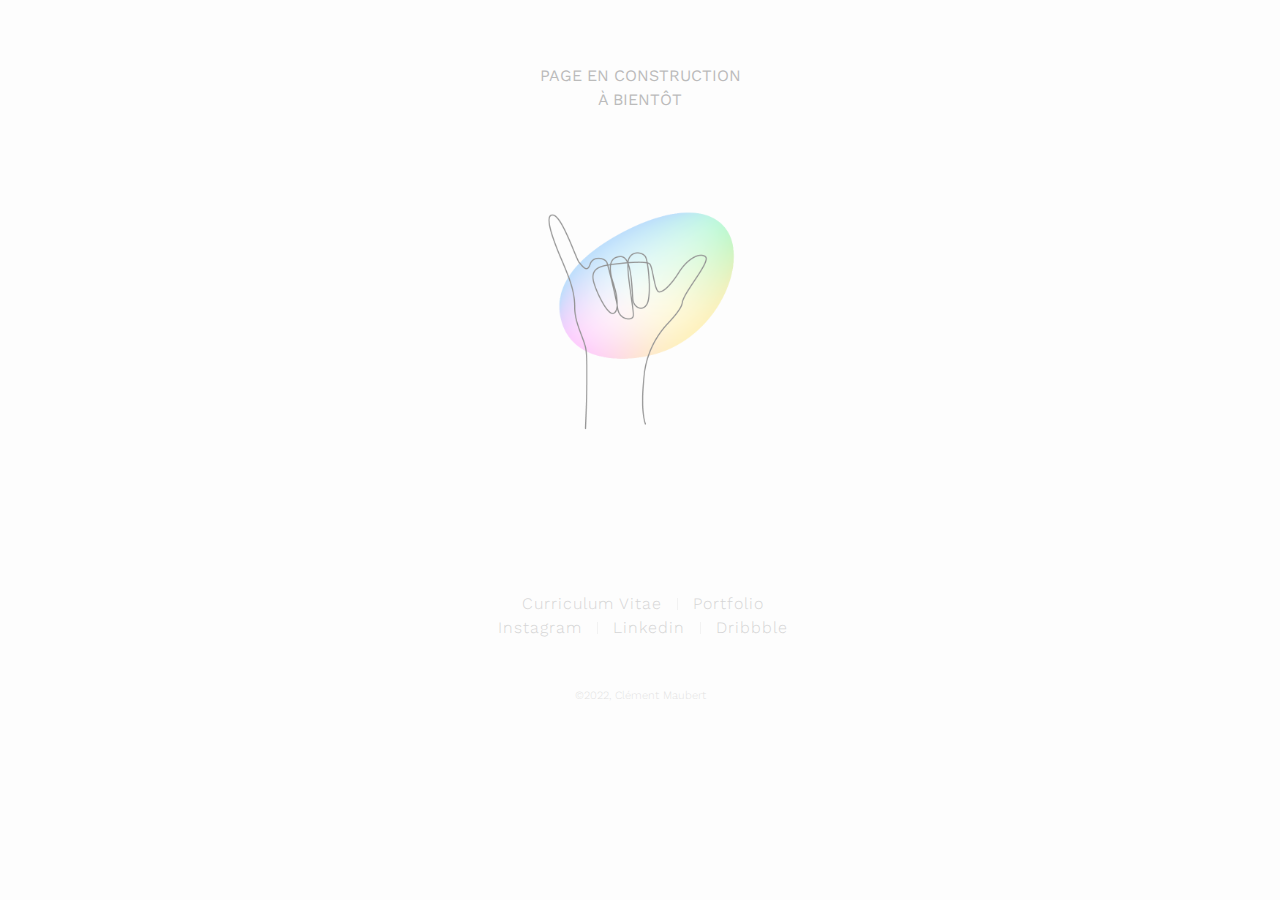
<file: index.html>
<!DOCTYPE html>
<html>

<head>
  <meta charset="utf-8">
  <meta content="width=device-width, initial-scale=1.0" name="viewport">
  <title>Clément Maubert</title>
	<meta content="Development portfolio of clement maubert" name="description" property="og:description">

	<link href="style.css" rel="stylesheet">

  <link rel="icon" href="logo_sqrt.svg">

  <!--[if lte IE 8]>
      <link href="dist/css/blockIE.css" rel="stylesheet">
    <![endif]-->

  <script src="https://ajax.googleapis.com/ajax/libs/jquery/2.1.4/jquery.min.js"></script> <!-- Load JQuery, as our little script depends on it -->
  <link href="https://fonts.googleapis.com/css?family=Work+Sans:300,600,400" rel="stylesheet" type="text/css"> <!-- Load our font from Google -->
  <script src="./index.js"></script>
</head>

<body>
  <div class="preloader"></div>
  <main>

  <section>
    <div class="main-build">
      <span>PAGE EN CONSTRUCTION</span><br>
      <span>À BIENTÔT</span>
      <img src="building.png" alt="">
    </div>
  </section>




	<!-- Contact button section begins -->


	<!-- Footer section -->
  <footer>
    <div class="wrapper inwork">
      <ul>
        <li>
          <a href="cv.pdf" target="_blank">Curriculum Vitae</a>
				</li>
				<li>
					<a href="portfolio.pdf" target="_blank">Portfolio</a>
				</li>
      </ul>
    </div>
    <div class="wrapper">
      <ul>
        <li>
          <a href="https://www.instagram.com/cmbt_art/" target="_blank">Instagram</a>
        </li>
        <li>
          <a href="https://www.linkedin.com/in/clementmbt/" target="_blank">Linkedin</a>
				</li>
				<li>
					<a href="https://dribbble.com/CMBT" target="_blank">Dribbble</a>
				</li>
      </ul>
    </div>

	</footer>
	<!-- Footer section ends -->

  <section class="copy">
    <p class="copyText">&copy;2022, Cl&eacute;ment Maubert</p>
  </section>

  </main>
  <!-- PopUp section -->
  <div class="popUp">
    <div class="popUpImg"></div>
    <div id="popUpText">
      <h1>Project's Name</h1>
      <p class="projectDesc">Lorem ipsum dolor sit amet, consectetur adipisicing elit. Delectus non ipsum itaque ratione dolorem. Lorem ipsum dolor sit amet consectetur adipisicing elit.
      Lorem ipsum dolor sit amet, consectetur adipisicing elit. Delectus non ipsum itaque ratione dolorem. Lorem ipsum dolor sit amet consectetur adipisicing elit.</p>
      <div>
        <a href="" id="githubLink"></a>
        <a href="" id="previewLink"></a>
      </div>

    </div>
    <span id="cancelBtn">X</span>
  </div>
</body>


</html>
</file>
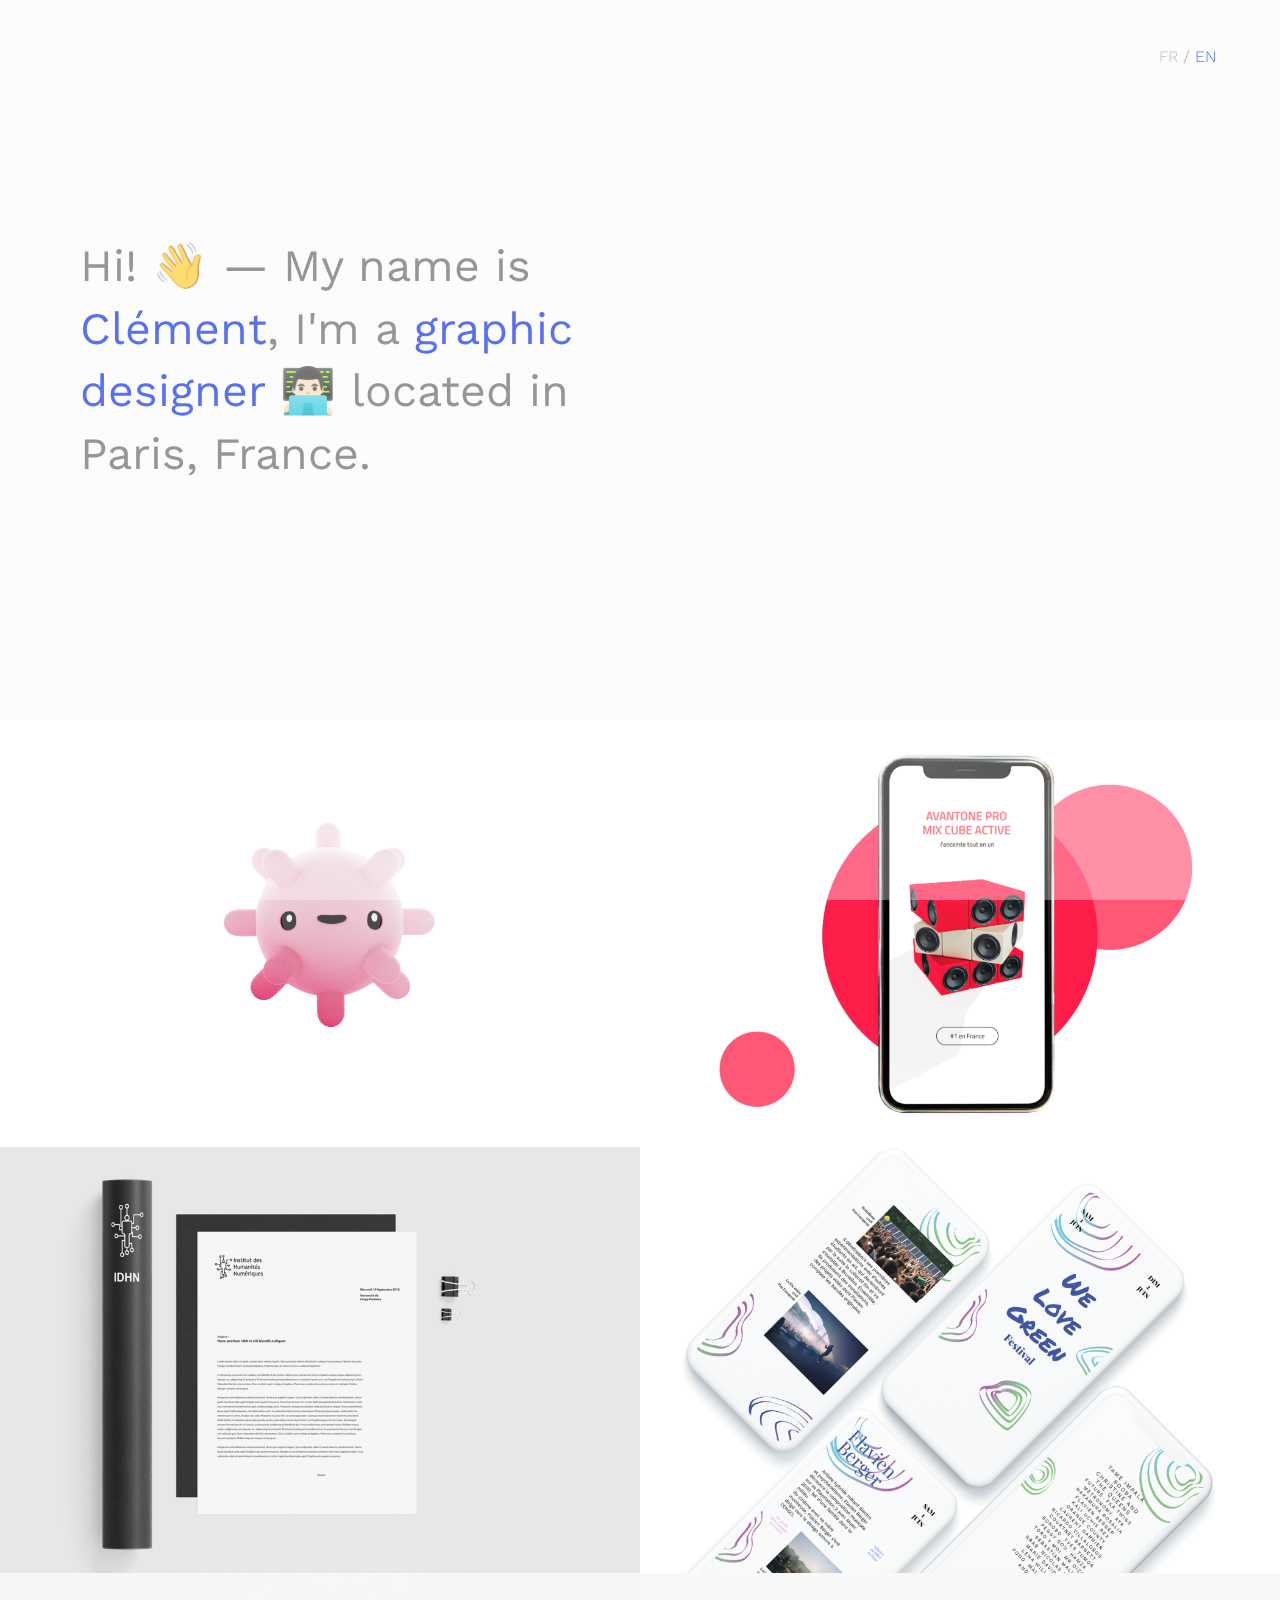
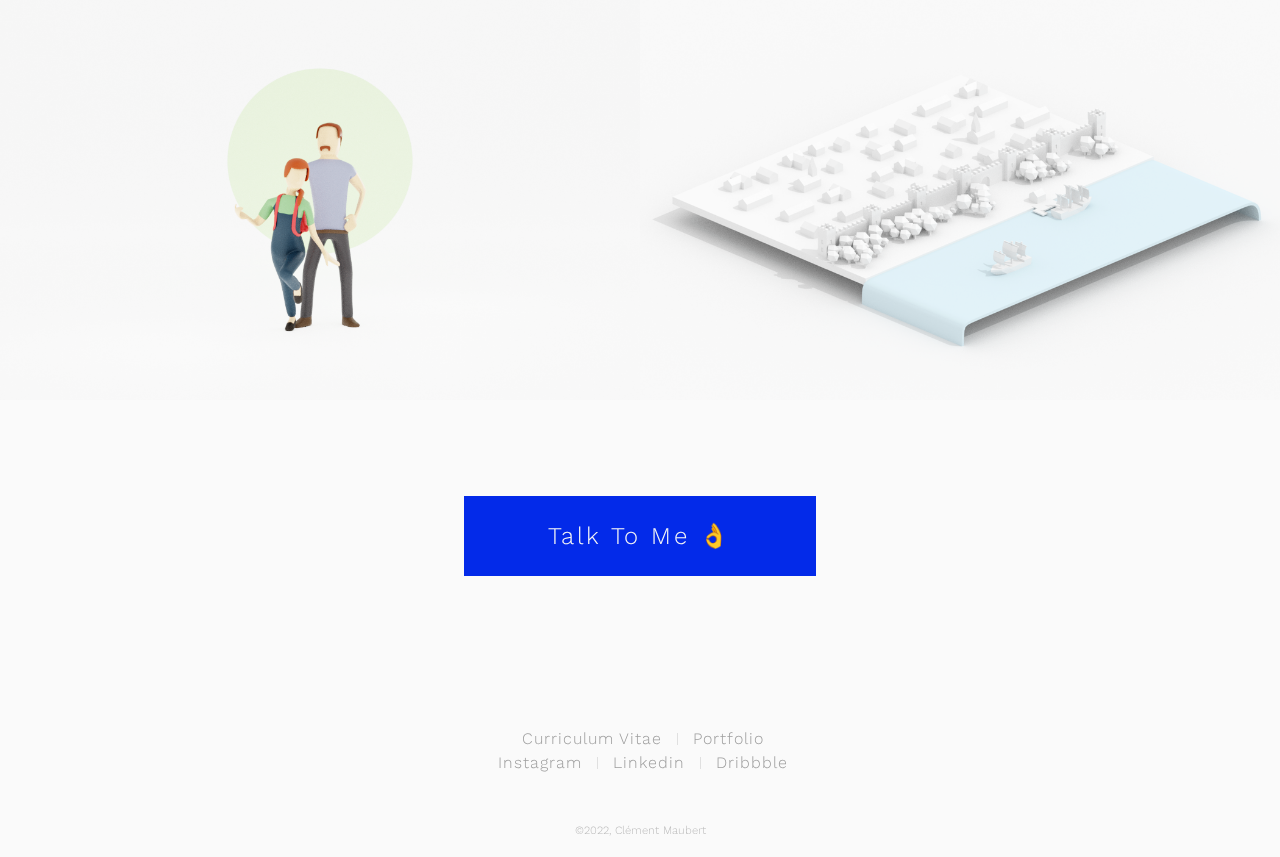
<file: en/index.html>
<!DOCTYPE html>
<html>

<head>
  <meta charset="utf-8">
  <meta content="width=device-width, initial-scale=1.0" name="viewport">
  <title>Clément Maubert</title>
	<meta content="Development portfolio of clement maubert" name="description" property="og:description">

	<link href="../style.css" rel="stylesheet">

  <link rel="icon" href="logo_sqrt.svg">

  <!--[if lte IE 8]>
      <link href="dist/css/blockIE.css" rel="stylesheet">
    <![endif]-->

  <script src="https://ajax.googleapis.com/ajax/libs/jquery/2.1.4/jquery.min.js"></script> <!-- Load JQuery, as our little script depends on it -->
  <link href="https://fonts.googleapis.com/css?family=Work+Sans:300,600,400" rel="stylesheet" type="text/css"> <!-- Load our font from Google -->
  <script src="../index.js"></script>
</head>

<body>
  <div class="preloader"></div>
  <main>

  <section class="intro">
		<div class="intro-text">
      <div class="Hi">
				<h1>Hi! 👋  &mdash; My name is <span>Cl&eacute;ment</span>, I'm a <span>graphic designer</span> 👨🏻‍💻 located in Paris, France.</h1> <!-- Insert your text here! -->
      </div>
    </div>
	</section>

  <section class="language">
    <div class="language-text">
      <a href=".." id="btn-lang-fr" class="language-button">FR</a>
      <span>/</span>
      <a id="btn-lang-en" class="language-button-active">EN</a>
    </div>
  </section>

  <section class="projects">
    <div class="projects-collage">

			<!-- Project One -->
      <a class="project-item"  target="_blank">
        <figure class="project-figure">
          <div class="project-overlay"></div>
          <img src="../Assets/project01.png">
          <figcaption class="project-text">
            <h2>Small Monsters</h2>
            <p>Application - 3D Modeling</p>


           <p class='hidden popUpdesc'> PROJECT ONE Lorem ipsum dolor sit amet, consectetur adipisicing elit. Delectus non ipsum itaque ratione dolorem. Lorem ipsum dolor sit amet consectetur adipisicing elit.
            Lorem ipsum dolor sit amet, consectetur adipisicing elit. Delectus non ipsum itaque ratione dolorem. Lorem ipsum dolor sit amet consectetur adipisicing elit.
          </p>

        <span id="githubRepo" href="https://github.com/jabedford"></span>
        <span id="livePreview" href="https://codiejay.github.io/dict/"></span>

      <!-- *********************** -->
      <!-- END OF HIDDEN ELEMENTS -->
          </figcaption>
        </figure>
			</a>
			<!-- Project One Ends -->

			<!-- Project Two -->
      <a class="project-item" target="_blank">
        <figure class="project-figure">
          <div class="project-overlay"></div>
          <img src="../Assets/project02.png">
          <figcaption class="project-text">
            <h2>Cube Mix</h2>
            <p>School Project - Design</p>


           <p class='hidden popUpdesc'> PROJECT TWO Lorem ipsum dolor sit amet, consectetur adipisicing elit. Delectus non ipsum itaque ratione dolorem. Lorem ipsum dolor sit amet consectetur adipisicing elit.
            Lorem ipsum dolor sit amet, consectetur adipisicing elit. Delectus non ipsum itaque ratione dolorem. Lorem ipsum dolor sit amet consectetur adipisicing elit.
          </p>

        <span id="githubRepo" href="https://github.com/jabedford"></span>
        <span id="livePreview" href="https://codiejay.github.io/dict/"></span>

      <!-- *********************** -->
      <!-- END OF HIDDEN ELEMENTS -->
      </figcaption>
      </figure>
			</a>
			<!-- Project Two Ends -->

			<!-- Project Three -->
      <a class="project-item" target="_blank">
        <figure class="project-figure">
          <div class="project-overlay"></div>
          <img src="../Assets/project03.png">
          <figcaption class="project-text">
            <h2>IDHN</h2>
            <p>Application - Logo Design</p>


           <p class='hidden popUpdesc'> PROJECT THREE Lorem ipsum dolor sit amet, consectetur adipisicing elit. Delectus non ipsum itaque ratione dolorem. Lorem ipsum dolor sit amet consectetur adipisicing elit.
            Lorem ipsum dolor sit amet, consectetur adipisicing elit. Delectus non ipsum itaque ratione dolorem. Lorem ipsum dolor sit amet consectetur adipisicing elit.
          </p>

        <span id="githubRepo" href="https://github.com/jabedford"></span>
        <span id="livePreview" href="https://codiejay.github.io/dict/"></span>

      <!-- *********************** -->
      <!-- END OF HIDDEN ELEMENTS -->
          </figcaption>
        </figure>
			</a>
			<!-- Project Three Ends -->

			<!-- Project Four -->
      <a class="project-item" target="_blank">
        <figure class="project-figure">
          <div class="project-overlay"></div>
          <img src="../Assets/project04.png">
          <figcaption class="project-text">
            <h2>We Love Green</h2>
            <p>School Project - Design</p>


           <p class='hidden popUpdesc'> PROJECT FOUR Lorem ipsum dolor sit amet, consectetur adipisicing elit. Delectus non ipsum itaque ratione dolorem. Lorem ipsum dolor sit amet consectetur adipisicing elit.
            Lorem ipsum dolor sit amet, consectetur adipisicing elit. Delectus non ipsum itaque ratione dolorem. Lorem ipsum dolor sit amet consectetur adipisicing elit.
          </p>

        <span id="githubRepo" href="https://github.com/jabedford"></span>
        <span id="livePreview" href="https://codiejay.github.io/dict/"></span>

      <!-- *********************** -->
      <!-- END OF HIDDEN ELEMENTS -->
          </figcaption>
        </figure>
			</a>
			<!-- Project Four Ends -->

			<!-- Project Five -->
      <a class="project-item" target="_blank">
        <figure class="project-figure">
          <div class="project-overlay"></div>
          <img src="../Assets/project05.png">
          <figcaption class="project-text">
            <h2>Emily's Friend</h2>
            <p>School Project - Unity</p>


           <p class='hidden popUpdesc'> PROJECT FIVE Lorem ipsum dolor sit amet, consectetur adipisicing elit. Delectus non ipsum itaque ratione dolorem. Lorem ipsum dolor sit amet consectetur adipisicing elit.
            Lorem ipsum dolor sit amet, consectetur adipisicing elit. Delectus non ipsum itaque ratione dolorem. Lorem ipsum dolor sit amet consectetur adipisicing elit.
          </p>

        <span id="githubRepo" href="https://github.com/jabedford"></span>
        <span id="livePreview" href="https://codiejay.github.io/dict/"></span>

      <!-- *********************** -->
      <!-- END OF HIDDEN ELEMENTS -->
          </figcaption>
        </figure>
			</a>
			<!-- Project Five Ends -->

			<!-- Project Six -->
      <a class="project-item" target="_blank">
        <figure class="project-figure">
          <div class="project-overlay"></div>
          <img src="../Assets/project06.png">
          <figcaption class="project-text">
            <h2>Minimalist Landscape</h2>
            <p>Application - 3D Modeling</p>


           <p class='hidden popUpdesc'> PROJECT SIX Lorem ipsum dolor sit amet, consectetur adipisicing elit. Delectus non ipsum itaque ratione dolorem. Lorem ipsum dolor sit amet consectetur adipisicing elit.
            Lorem ipsum dolor sit amet, consectetur adipisicing elit. Delectus non ipsum itaque ratione dolorem. Lorem ipsum dolor sit amet consectetur adipisicing elit.
          </p>

        <span id="githubRepo" href="https://github.com/jabedford"></span>
        <span id="livePreview" href="https://codiejay.github.io/dict/"></span>

      <!-- *********************** -->
      <!-- END OF HIDDEN ELEMENTS -->
          </figcaption>
        </figure>
			</a>
			<!-- Project Six Ends -->

    </div>
	</section>
	<!-- Portfolio section ends -->

	<!-- Contact button section begins -->

  <section class="content contact">
    <a class="button-slide" data-hover="clementmaubert22@gmail.com" href="mailto:clementmaubert22@gmail.com">
      <span>Talk To Me 👌</span>
    </a>

  </section>


	<!-- Footer section -->
  <footer>
    <div class="wrapper">
      <ul>
        <li>
          <a href="../cv.pdf" target="_blank">Curriculum Vitae</a>
				</li>
				<li>
					<a href="../portfolio.pdf" target="_blank">Portfolio</a>
				</li>
      </ul>
    </div>
    <div class="wrapper">
      <ul>
        <li>
          <a href="https://www.instagram.com/cmbt_art/" target="_blank">Instagram</a>
        </li>
        <li>
          <a href="https://www.linkedin.com/in/clementmbt/" target="_blank">Linkedin</a>
				</li>
				<li>
					<a href="https://dribbble.com/CMBT" target="_blank">Dribbble</a>
				</li>
      </ul>
    </div>

	</footer>
	<!-- Footer section ends -->

  <section class="copy">
    <p class="copyText">&copy;2022, Cl&eacute;ment Maubert</p>
  </section>

  </main>
  <!-- PopUp section -->
  <div class="popUp">
    <div class="popUpImg"></div>
    <div id="popUpText">
      <h1>Project's Name</h1>
      <p class="projectDesc">Lorem ipsum dolor sit amet, consectetur adipisicing elit. Delectus non ipsum itaque ratione dolorem. Lorem ipsum dolor sit amet consectetur adipisicing elit.
      Lorem ipsum dolor sit amet, consectetur adipisicing elit. Delectus non ipsum itaque ratione dolorem. Lorem ipsum dolor sit amet consectetur adipisicing elit.</p>
      <div>
        <a href="" id="githubLink"></a>
        <a href="" id="previewLink"></a>
      </div>

    </div>
    <span id="cancelBtn">X</span>
  </div>
</body>


</html>
</file>
<file: style.css>
/* Just a simple reset section */

.inwork {
  margin-top: 30vw;
}
.main-build{
  width: 100%;
  text-align: center;
  margin-top: 5vw;
}
.main-build img{
  position: absolute;
  top: 10vw;
  width: 20vw;
  height: 20vw;
  left: 40vw;
  pointer-events: none;
}
@media (max-width: 768px) {
    .main-build img {
        width: 80vw;
        height: 80vw;
        left: 10vw;
    }
}
.footer ul {
    margin: 0;
    padding: 0;
    list-style: none
}

.projects,.contact,footer {
    text-align: center
}

html {
    box-sizing: border-box;
    font-size: 16px;
    -webkit-tap-highlight-color: transparent
}

*,*::before,*::after {
    box-sizing: inherit;

}

* {
    -webkit-touch-callout: none; /* iOS Safari */
    -webkit-user-select: none; /* Safari */
     -khtml-user-select: none; /* Konqueror HTML */
       -moz-user-select: none; /* Old versions of Firefox */
        -ms-user-select: none; /* Internet Explorer/Edge */
            user-select: none; /* Non-prefixed version, currently
                                  supported by Chrome, Edge, Opera and Firefox */
}

html,body,ul,ol,figure {
    margin: 0;
    padding: 0;
}

::-moz-selection {
    background: #eee
}

::selection {
    background: #eee
}

img {
    vertical-align: middle
}

h1,h2,h3 {
    margin: 0
}

p {
    font-size: 1em;
    margin-top: 0;
    margin-bottom: 1.5em
}

.popUpdesc {
    display: none;
    overflow-x: hidden;
}

/* End of Reset section */

/************************/

/* Main body styles */

body {
    font: 100% "Work Sans", Helvetica, sans-serif;
    color: #616161;
    background-color: #fafafa;
    line-height: 1.5;
    position: relative;
    overflow-x: hidden;
}

a {
    color: #9e9e9e;
    font-weight: 300;
    position: relative;
    -webkit-transition: color 0.2s ease-in-out;
    transition: color 0.2s ease-in-out;
    text-decoration: none;
    white-space: nowrap;
    outline: none
}

a:hover,a:focus {
    color: #757575;
    outline: none
}

p {
    font-weight: 300
}

b {
    font-weight: 400
}

.preloader {
    position: fixed;
    top: 0;
    left: 0;
    right: 0;
    bottom: 0;
    background-color: #fff;
    z-index: 600
}

/* Main body styles end */

/************************/

/* Intro section styles */

.Hi {
    max-width: 74rem;
    margin-right: auto;
    margin-left: auto;
    padding: 0 2rem
}

@media (max-width: 768px) {
    .Hi {
        padding:0 1rem
    }
}

.content {
    background-color: #fafafa;
    padding-top: 8rem;
    text-align: center
}

.intro {
    position: fixed;
    top: 0;
    height: 80vh;
    width: 100%;
    z-index: -1
}

.intro .intro-text {
    position: absolute;
    top: 50%;
    -webkit-transform: translateY(-50%);
    transform: translateY(-50%);
    width: 100%
}

.intro span {
    color: rgb(3, 42, 233);
}

.intro h1 {
    width: 50%;
    font-size: 2rem;
    font-size: calc(2rem + 1vw);
    line-height: 1.4;
    font-weight: 400
}

@media (max-width: 768px) {
    .intro {
        text-align:center
    }

    .intro h1 {
        width: 100%
    }
}

.intro .down {
    bottom: 2.5rem
}

.intro .down:hover {
    bottom: 2rem
}

/* Intro section style ends */

/****************************/

/* Language section begins */

.language {
    position: fixed;
    top: 0;
    left: 0;
    width: 100%;
    text-align: right;
}

.language-text {
    position: fixed;
    right: 5%;
    top: 5%;
    color: #9e9e9e;
}

.language-text a:hover {
    cursor: pointer;
}

.language-button-active {
    color: rgb(3, 42, 233)!important;
}

@media (max-width: 768px) {
    .language {
        text-align:center
    }

    .language-text {
        right: calc(50% - 30px);
    }
}

/* Language section style ends */

/****************************/

/* Project section begins */

.projects {
    margin-top: 80vh;
    background-color: #eee;
}

.projects .projects-collage {
    /* max-width: 96rem;    Enable this if you want some margin down the sides of the projects. */
    margin: 0 auto
}

.projects .projects-collage::after {
    content: "";
    display: table;
    clear: both
}

.projects .projects-collage img {
    max-width: 100%;
    height: auto;
    pointer-events: none;
}

.project-overlay {
    position: absolute;
    top: 0;
    left: 0;
    width: 100%;
    height: 100%;
    background-color: rgb(60, 60, 77);
    opacity: 0;
    -webkit-transition: all .3s ease-in;
    transition: all .3s ease-in
}

a.project-item {
    position: relative;
    display: block;
    line-height: 0;
    overflow: hidden;
    cursor: pointer;
    -webkit-transition: all 0.3s ease-in-out;
    transition: all 0.3s ease-in-out
}

@media (min-width: 769px) {
    a.project-item {
        width:50%;
        float: left
    }
}

a.project-item:hover .project-overlay {
    opacity: .7
}

a.project-item:hover .project-text {
    top: 50%;
    opacity: 1
}

a.project-item:hover .project-text h2:after {
    -webkit-transform: scaleX(1);
    transform: scaleX(1)
}

@media (max-width: 768px) {
    a.project-item .project-overlay {
        opacity:.7
    }

    a.project-item .project-text {
        top: 50%;
        opacity: 1
    }
}

.project-text {
    position: absolute;
    top: 40%;
    -webkit-transform: translateY(-50%);
    transform: translateY(-50%);
    line-height: 1;
    width: 100%;
    opacity: 0;
    -webkit-transition: all 0.4s ease-out;
    transition: all 0.4s ease-out;
    font-weight: 300;
    color: #fafafa
}

.project-text h2 {
    position: relative;
    font-size: 2rem;
    padding-bottom: 1.25rem;
    text-transform: uppercase;
    letter-spacing: .125rem
}

.project-text p {
    margin: 0;
    padding-top: 1.5rem
}

img {
    height: 375px;
    width: 100%
}

/* Project style section ends */

/******************************/

/* Contact section begins */

a.button-slide {
    position: relative;
    display: inline-block;
    outline: none;
    color: #f5f5f5;
    background-color: rgb(3, 42, 233);
    letter-spacing: .15rem;
    font-weight: 300;
    font-size: 1.5em;
    height: 5rem;
    line-height: 5rem;
    min-width: 22rem;
    overflow: hidden;
    -webkit-transition: 0.3s;
    transition: 0.3s
}

a.button-slide span {
    display: inline-block;
    width: 100%;
    height: 100%;
    -webkit-transition: inherit;
    transition: inherit
}

a.button-slide:before {
    position: absolute;
    left: 0;
    top: 100%;
    height: 100%;
    width: 100%;
    -webkit-transition: inherit;
    transition: inherit;
    content: attr(data-hover);
    color: rgb(3, 42, 233)
}

a.button-slide:hover,a.button-slide:focus {
    background-color: #fafafa;
}

a.button-slide:hover span,a.button-slide:focus span {
    -webkit-transform: translateY(-100%);
    transform: translateY(-100%)
}

a.button-slide:hover:before,a.button-slide:focus:before {
    top: 0
}

footer, .content {
    padding: 6rem 0 3rem;
}

footer ul {
    -webkit-transition: 1s;
    transition: 1s
}

footer ul li {
    display: inline-block;
    padding: 0 1rem;
    margin-right: -.375em;
    position: relative
}

footer ul li:before {
    content: "";
    display: block;
    background-color: #e0e0e0;
    position: absolute;
    left: 0;
    top: 50%;
    line-height: 0;
    width: 1px;
    height: .75rem;
    margin-top: -.375rem
}

footer ul li:first-child:before {
    display: none
}

footer ul li a {
    letter-spacing: .0625rem;
    cursor: pointer
}

footer ul li a:after {
    content: "";
    display: block;
    background-color: transparent;
    position: absolute;
    bottom: -3px;
    left: 0;
    width: 100%;
    height: 1px;
    -webkit-transform-origin: 50% 0;
    transform-origin: 50% 0;
    -webkit-transform: scaleX(0.6);
    transform: scaleX(0.6);
    -webkit-transition: .3s;
    transition: .3s
}

footer ul li a:hover:after {
    background-color: #1004c5;
    -webkit-transform: scaleX(1);
    transform: scaleX(1)
}

/* Contact section ends */

/****************************/

/* Copy section begins */

.copy {
    text-align: center;
    font-size: .7rem;
    color: #bbbbbb;
}

/* Copy section ends */

/****************************/

/* PopUp section begins */
.popUp{
    color: black;
    /* height: 70vh; */
    width: 80vw;
    position: fixed;
    top: 10vh;
    left: 10vw;
    background-color: #ffffff;
    box-shadow: 0 0 17px 2px rgba(128, 128, 128, 0.089);
    display: grid;
    grid-template-columns: 55% 45%;
}

.popUp .popUpImg{
    background: url('https://images.unsplash.com/photo-1526049997133-25caee4c5796?ixlib=rb-0.3.5&ixid=eyJhcHBfaWQiOjEyMDd9&s=4a785d2392ba5c7683a2b09ee1b40b20&auto=format&fit=crop&w=1048&q=80');
    background-position: center;
    background-size: cover;
    /* height: 70vh; */
    background-position: center
}

.popUp div:nth-child(2){
    padding: 10vh 2em;
    position: relative;
}

.popUp span{
    display: block;
    position: absolute;
    top: 4%;
    padding: 5px 20px;
    border-radius: 200px;
    font-size: 2em;
    background-color: black;
    color: honeydew;
    text-align: center;
    right: 5%;
    cursor: pointer;
    user-select: none;
}

.popUp div:nth-child(2) h1{
    font-size: 2.3em;
    margin-bottom: 1em;
}

.popUp div:nth-child(2) p{
    font-size: 0.9em;
}

.popUp div:nth-child(2) div{
    display: grid;
    grid-template-columns: repeat(2, 10%);
}

.popUp div:nth-child(2) div a:nth-child(1){
    width: 20px;
    height: 20px;
    background: url('https://image.flaticon.com/icons/svg/1051/1051377.svg');
    background-size: cover;
    display: block;
}

.popUp div:nth-child(2) div a:nth-child(2){
    width: 20px;
    height: 20px;
    background: url('https://image.flaticon.com/icons/svg/1246/1246334.svg');
    background-size: cover;
    display: block;
}

/****************************/

/* PopUp section ends for DESKTOP VIEW */

/* Tablet styling for popUp */

@media only screen and (min-device-width : 768px) and (max-device-width : 1024px) {
    .popUp{
        width: 95vw;
        left: 2.5vw;
        display: block;
        top: 5vh;
    }

    .popUp .popUpImg{
        background-size: cover;
        background-position: center;
        /* display: none; */
        width: 95vw;
        height: 50vh;
    }
}

/* END OF Tablet styling for popUp */


/* START OF styling mobile view for popUp */
@media (min-width: 320px) and (max-width: 480px) {
 .popUp{
        width: 95vw;
        left: 2.5vw;
        display: block;
         top: 1vh;
         height: 140vh;
         position: static;
    }

    .popUp .popUpImg{
        background-size: cover;
        background-position: center;
        /* display: none; */
        width: 95vw;
        height: 50vh;
    }
}
/* END OF styling mobile view for popUp */

/* ************************************ */

/* Styling for form on DESKTOP/PC VIEW  */
#form {
  width: 60%;
  margin: 0 auto;
  text-align: left;
}
#form h1 {
  font-size: 2em;
  text-transform: uppercase;
}
#form p{
  margin-bottom: 3.2em;
  font-size: 1em;
  color: white;
  background-color: #1004c5;
  width: max-content;
  padding: 0.4em;
  border-radius: 100px;
}
#form form {
  display: block;
  padding: 1em auto;
}
#form form input {
  display: block;
  width: 80%;
  padding: 1em;
  color: #616161;
  margin: 1em 0;
  font-size: 1.2em;
  font-family:  "Work Sans", Helvetica, sans-serif;
  font-weight: lighter;
  border-radius: 4px;
  border: 1px solid #000000a6;
  transition: 0.8s;
}
#form form input:focus {
  border: 1.2px solid #1004c5;
}
#form form textarea {
  width: 90%;
  display: block;
  padding: 1em;
  font-size: 1.2em;
  height: 30vh;
  border: 1px solid #000000a6;
  transition: 0.8s;
  border-radius: 4px;
  font-family:  "Work Sans", Helvetica, sans-serif;
  font-weight: lighter;
}
#form form button{
  background-color: #1004c5;
  color: white;
  border: 0px transparent;
  font-size: 1.4em;
  font-family:  "Work Sans", Helvetica, sans-serif;
  font-weight: bolder;
  width: 13vw;
  padding: 1.2em 2.2em;
  margin: 1em 0;
  cursor: pointer;
  transition: all 0.6s;
  position: relative;
  border-radius: 100px;
}

#form form button::before {
  width: 30px;
  height: 30px;
  background: url('./Assets/right-arrow.svg');
  content: '';
  display: block;
  position: absolute;
  left: 10%;
  background-position: center;
  background-size: contain;
  transition:  0.7s;
  top: 30%;
}

#form form #buttonDiv {
  cursor: pointer;
  width: 13vw;
}

#form form #buttonDiv:hover ::before{
  left: 80%;
  z-index: 0.61;
  animation: sending 1 0.3s ;
}


@keyframes sending {
  from {
     opacity: 0.4;
     /* z-index: -1; */
  }

  to {
    opacity: 0.8;
    z-index: -1;
  }
}

/********************/

/*END OF Styling for form on DESKTOP/PC VIEW  */

/********************/

/* Styling for form on TABLET VIEW  */
@media only screen and (min-device-width : 768px) and (max-device-width : 1024px) {
  #form {
    text-align: left;
    padding: 2em;
  }
  #form form #buttonDiv {
    width: 100vw;
  }
  #form form button {
    width: 30vw;
  }
}
/********************/

/* END Styling for form on TABLET VIEW  */

/********************/

/* Styling for form on MOBILE VIEW  */
@media (min-width: 320px) and (max-width: 480px) {
  #form {
    text-align: left;
    padding: 0.7em;
    width: 100%;
  }
  #form form #buttonDiv {
    width: 100vw;
  }
  #form form button {
    width: 60vw;
    padding: 0.8em 1.2em;
  }
  #form form button::before {
    width: 20px;
    height: 20px;
    left: 15%;
    top: 33%;
  }
  #form form input, #form form textarea {
    width: 100%;
  }

  #form form #buttonDiv {
    width: 60vw;
  }
}
/********************/

/* END Styling for form on MOBILE VIEW  */
</file>
